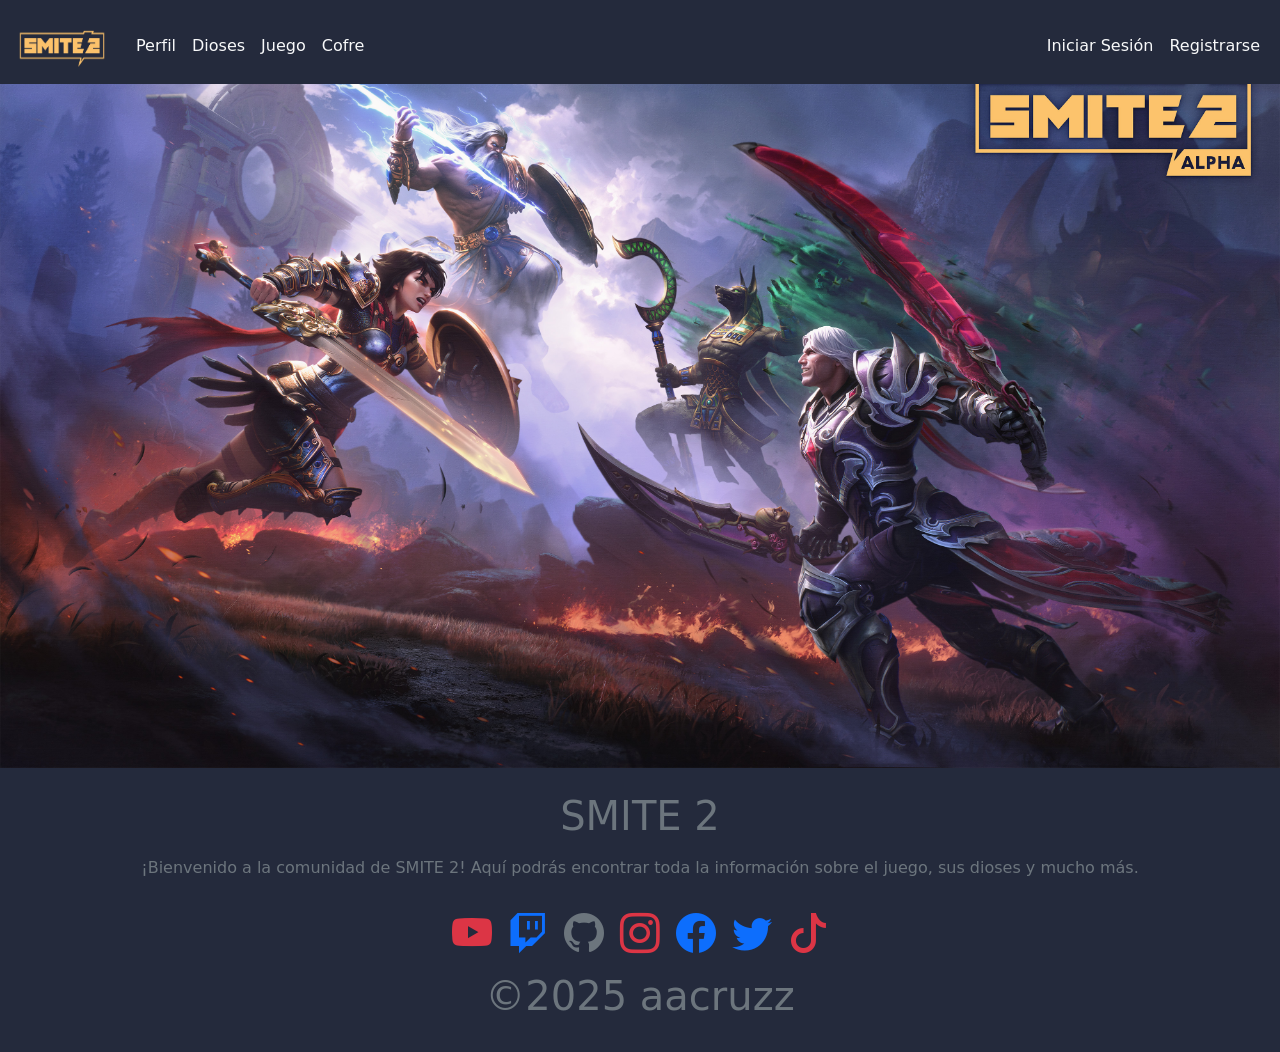
<file: front/index.html>
<!DOCTYPE html>
<html lang="es-ES">
    <head>
        <meta charset="UTF-8">
        <meta name="viewport" content="width=device-width, initial-scale=1.0">
        <link href="https://cdn.jsdelivr.net/npm/bootstrap@5.3.5/dist/css/bootstrap.min.css" rel="stylesheet"
            integrity="sha384-SgOJa3DmI69IUzQ2PVdRZhwQ+dy64/BUtbMJw1MZ8t5HZApcHrRKUc4W0kG879m7" crossorigin="anonymous">
        <link rel="stylesheet" href="https://cdn.jsdelivr.net/npm/bootstrap-icons@1.10.0/font/bootstrap-icons.css">
        <link rel="stylesheet" href="styles/styles.css">
        <link rel="icon" href="./images/creator_asset_kit/Logos/SMITE2-Logo-FINAL-Flat-OneColor-Gold1.png"/>
        <title>SMITE 2</title>
    </head>
    <body>
        <div class="d-flex flex-column min-vh-100">
            <div class="row">
                <nav class="navbar navbar-expand-lg color_fondo fixed-top mt-2">
                    <div class="container-fluid">
                        <a class="navbar-brand" href="index.html">
                            <img src="./images/creator_asset_kit/Logos/SMITE2-Logo-FINAL-Flat-OneColor-Gold1.png" alt="SMITE 2" width="100" height="50">
                        </a>
                        <button class="navbar-toggler btn btn-outline-secondary" type="button" data-bs-toggle="collapse" data-bs-target="#navbarNav" aria-controls="navbarNav" aria-expanded="false" aria-label="Toggle navigation">
                            <span class="navbar-toggler-icon"></span>
                        </button>
                        <div class="collapse navbar-collapse" id="navbarNav">
                            <ul class="navbar-nav me-auto mb-2 mb-lg-0 ">
                                <li class="nav-item">
                                    <a class="nav-link active text-light" aria-current="page" href="perfil.html">Perfil</a>
                                </li>
                                <li class="nav-item">
                                    <a class="nav-link active text-light" aria-current="page" href="dioses.html">Dioses</a>
                                </li>
                                <li class="nav-item">
                                    <a class="nav-link active text-light" aria-current="page" href="juego.html">Juego</a>
                                </li>
                                <li class="nav-item">
                                    <a class="nav-link active text-light" aria-current="page" href="cofre.html">Cofre</a>
                                </li>
                            </ul>
                            <ul class="navbar-nav ms-auto mb-2 mb-lg-0">
                                <li class="nav-item">
                                    <a class="nav-link active text-light" aria-current="page"
                                        href="iniciar_sesion.html">Iniciar Sesión</a>
                                </li>
                                <li class="nav-item">
                                    <a class="nav-link active text-light" aria-current="page"
                                        href="registro.html">Registrarse</a>
                                </li>
                            </ul>
                        </div>
                    </div>
                </nav>
            </div>
            <img src="./images/creator_asset_kit/Key Art/SMITE2-CA1-KeyArt-2v2.jpg" class="img-fluid mt-5 " alt="Imagen de portada" />
            <div class="card-footer text-body-secondary m-4 d-flex gap-2 flex-column align-items-center justify-content-center">
                <h1 class="text-secondary">SMITE 2</h1>
                <p class="text-secondary">¡Bienvenido a la comunidad de SMITE 2! Aquí podrás encontrar toda la información sobre el juego, sus dioses y mucho más.</p>
                <div class="d-flex gap-3">
                    <a href="https://www.youtube.com/user/smitegame"><i class="bi bi-youtube fs-1 text-danger"></i></a>
                    <a href="https://www.twitch.tv/smitegame"><i class="bi bi-twitch fs-1 text-primary"></i></a>
                    <a href="https://github.com/AitorGSC/TFG"><i class="bi bi-github fs-1 text-secondary"></i></a>
                    <a href="https://www.instagram.com/smitegame/"><i class="bi bi-instagram fs-1 text-danger"></i></a>
                    <a href="https://www.facebook.com/smitegame"><i class="bi bi-facebook fs-1"></i></a>
                    <a href="https://twitter.com/smitegame"><i class="bi bi-twitter fs-1"></i></a>
                    <a href="https://www.tiktok.com/@smitegame"><i class="bi bi-tiktok text-danger fs-1"></i></a>
                </div>
                <h1 class="text-secondary">&copy2025 aacruzz</h1>
            </div>
        <script src="https://cdn.jsdelivr.net/npm/bootstrap@5.3.5/dist/js/bootstrap.bundle.min.js"
            integrity="sha384-k6d4wzSIapyDyv1kpU366/PK5hCdSbCRGRCMv+eplOQJWyd1fbcAu9OCUj5zNLiq"
            crossorigin="anonymous"></script>
    </body>
</html>
</file>
<file: front/styles/styles.css>
* {
    box-sizing: border-box !important;
    --color_fondo: #242A3C;
    --color_texto_blanco: #FFFFFF;
}

body {
    margin: 0;
    padding: 0;
    background-color: var(--color_fondo);
}


.color_fondo {
    background-color: var(--color_fondo) !important;

}

.color_texto_blanco {
    color: var(--color_texto_blanco) !important;
}

.gradient_image {
    height: 40%; /* Puedes ajustar esto según lo que quieras */
    background: linear-gradient(to top, rgba(0, 0, 0, 0.6), transparent);
    pointer-events: none;
}
</file>
